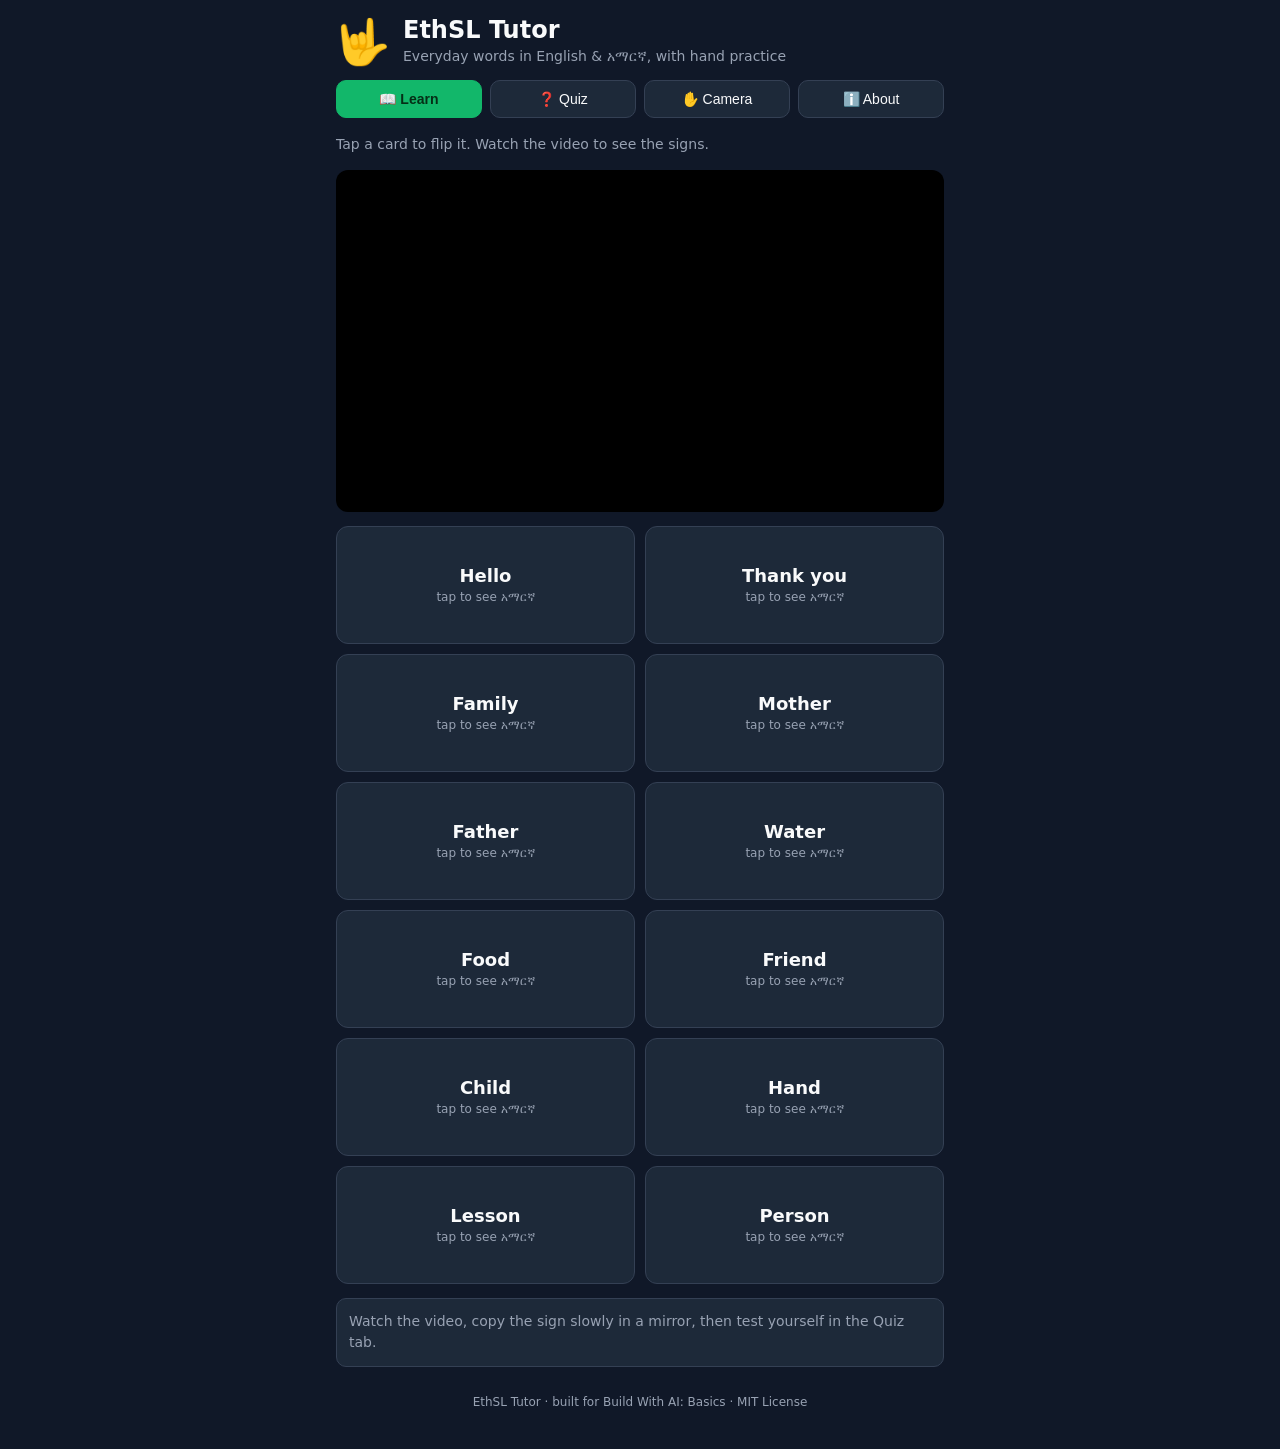
<file: index.html>
<!DOCTYPE html>
<html lang="en">
<head>
<meta charset="UTF-8" />
<meta name="viewport" content="width=device-width, initial-scale=1.0" />
<title>EthSL Tutor — Learn Ethiopian Sign Language Words</title>
<link rel="stylesheet" href="styles.css" />
</head>
<body>
<div class="app">
  <header>
    <div class="logo" aria-hidden="true">🤟</div>
    <div>
      <h1>EthSL Tutor</h1>
      <p class="tagline">Everyday words in English &amp; አማርኛ, with hand practice</p>
    </div>
  </header>

  <nav class="tabs" role="tablist" aria-label="App sections">
    <button role="tab" data-tab="learn" class="active">📖 Learn</button>
    <button role="tab" data-tab="quiz">❓ Quiz</button>
    <button role="tab" data-tab="camera">✋ Camera</button>
    <button role="tab" data-tab="about">ℹ️ About</button>
  </nav>

  <main>
    <!-- LEARN -->
    <section id="tab-learn" role="tabpanel">
      <p class="hint">Tap a card to flip it. Watch the video to see the signs.</p>
      <div class="video-wrap">
        <iframe src="https://www.youtube.com/embed/9ieSucEN-a4"
                title="EthSL sign language demo video"
                allow="accelerometer; autoplay; clipboard-write; encrypted-media; gyroscope; picture-in-picture"
                allowfullscreen></iframe>
      </div>
      <div class="cards" id="cards"></div>
      <p class="tip" id="practiceTip"></p>
    </section>

    <!-- QUIZ -->
    <section id="tab-quiz" role="tabpanel" hidden>
      <div id="quizStart">
        <p class="hint">10 questions. English ⇄ አማርኛ. No pressure — mistakes are how we learn.</p>
        <button class="big" id="quizBegin">Start quiz</button>
      </div>
      <div id="quizPlay" hidden>
        <p class="progress" id="quizProgress"></p>
        <h2 id="quizQ"></h2>
        <div class="options" id="quizOptions"></div>
        <p class="feedback" id="quizFeedback"></p>
      </div>
      <div id="quizEnd" hidden>
        <h2 id="quizScore"></h2>
        <p class="hint" id="quizPraise"></p>
        <button class="big" id="quizAgain">Try again</button>
      </div>
    </section>

    <!-- CAMERA -->
    <section id="tab-camera" role="tabpanel" hidden>
      <p class="hint">The app watches your hand and tells you if your hand shape is right. Nothing is recorded or sent anywhere — it all happens on your device.</p>
      <div class="seg" id="exerciseSeg" role="group" aria-label="Exercise">
        <button data-ex="palm" class="active">✋ Open palm</button>
        <button data-ex="fist">✊ Fist</button>
      </div>
      <div class="cam-wrap">
        <video id="camVideo" playsinline muted></video>
        <canvas id="camCanvas"></canvas>
      </div>
      <p class="cam-status" id="camStatus">Press Start camera, then show your hand.</p>
      <div class="cam-row">
        <button class="big" id="camStart">Start camera</button>
        <button class="big ghost" id="camStop" disabled>Stop</button>
      </div>
      <p class="hint">✅ Correct holds: <strong id="camWins">0</strong></p>
    </section>

    <!-- ABOUT -->
    <section id="tab-about" role="tabpanel" hidden>
      <h2>What is EthSL Tutor?</h2>
      <p>A small learning helper for hearing family members in Ethiopia who want to
         communicate with their Deaf loved ones. It teaches everyday words in
         English and Amharic, quizzes you, and lets you practice hand shapes with your camera.</p>
      <h2>Built by</h2>
      <p>Mintesnot Mathewos Mentamo, Hawassa, Ethiopia — founder of EthSL.</p>
      <h2>An honest note</h2>
      <p>Sign language is visual and varies by community. This app teaches words and
         hand-shape practice, but it cannot replace learning from a Deaf signer.
         Please verify every sign with a Deaf teacher in your community.</p>
      <h2>Privacy</h2>
      <p>The camera practice runs 100% on your device. No video is recorded, uploaded, or shared.</p>
    </section>
  </main>

  <footer>
    EthSL Tutor · built for Build With AI: Basics · MIT License
  </footer>
</div>
<script src="lessons.js"></script>
<script src="app.js"></script>
</body>
</html>
</file>
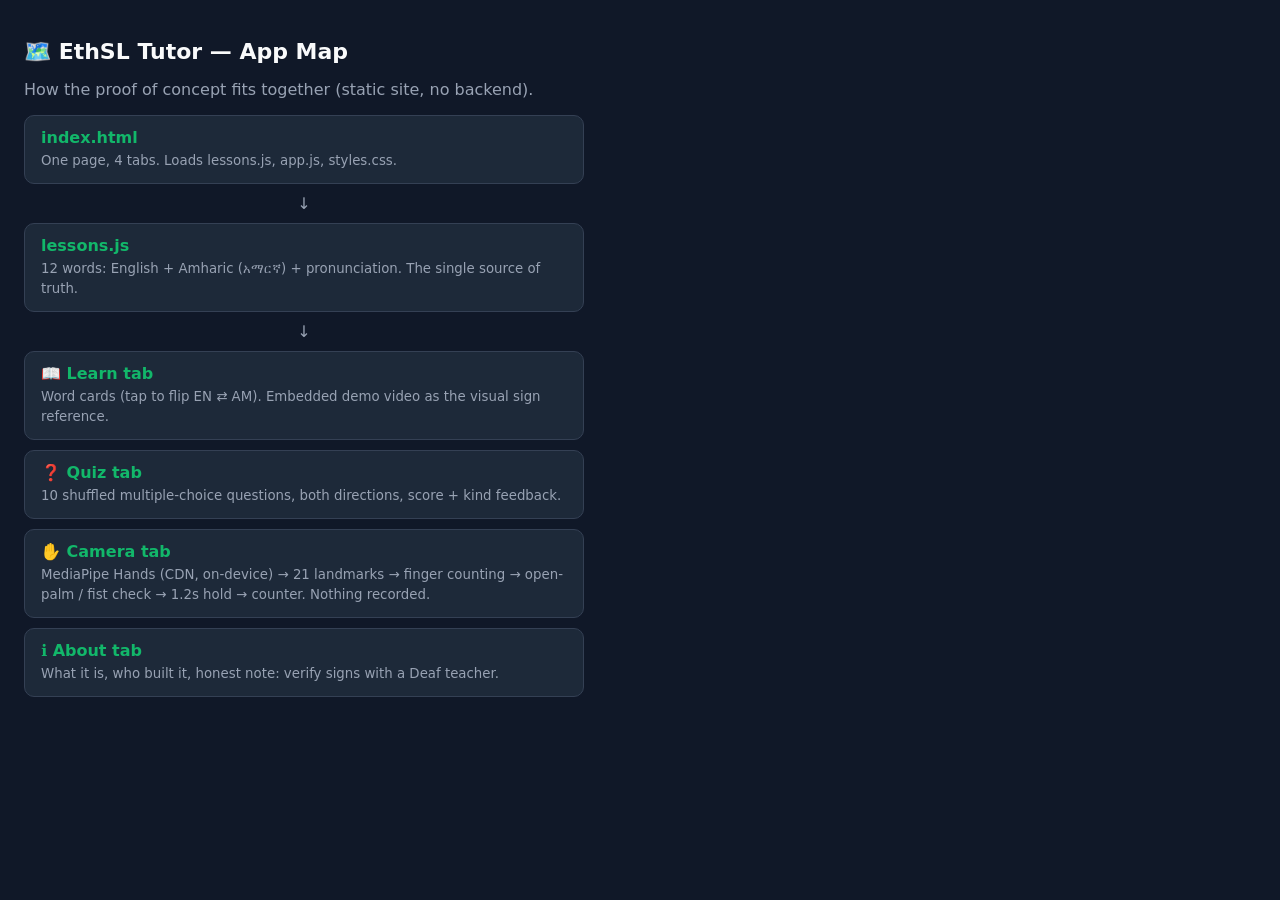
<file: devpost/app-map.html>
<!DOCTYPE html>
<html lang="en">
<head>
<meta charset="UTF-8" />
<meta name="viewport" content="width=device-width, initial-scale=1.0" />
<title>EthSL Tutor — App Map</title>
<style>
  body { font-family: system-ui, sans-serif; background: #101828; color: #f9fafb; margin: 0; padding: 24px; }
  h1 { font-size: 22px; } p.sub { color: #98a2b3; }
  .map { display: flex; flex-direction: column; gap: 10px; max-width: 560px; }
  .node { background: #1d2939; border: 1px solid #344054; border-radius: 10px; padding: 12px 16px; }
  .node b { color: #12b76a; } .node small { color: #98a2b3; display: block; margin-top: 4px; line-height: 1.5; }
  .arrow { text-align: center; color: #98a2b3; }
</style>
</head>
<body>
<h1>🗺️ EthSL Tutor — App Map</h1>
<p class="sub">How the proof of concept fits together (static site, no backend).</p>
<div class="map">
  <div class="node"><b>index.html</b><small>One page, 4 tabs. Loads lessons.js, app.js, styles.css.</small></div>
  <div class="arrow">↓</div>
  <div class="node"><b>lessons.js</b><small>12 words: English + Amharic (አማርኛ) + pronunciation. The single source of truth.</small></div>
  <div class="arrow">↓</div>
  <div class="node"><b>📖 Learn tab</b><small>Word cards (tap to flip EN ⇄ AM). Embedded demo video as the visual sign reference.</small></div>
  <div class="node"><b>❓ Quiz tab</b><small>10 shuffled multiple-choice questions, both directions, score + kind feedback.</small></div>
  <div class="node"><b>✋ Camera tab</b><small>MediaPipe Hands (CDN, on-device) → 21 landmarks → finger counting → open-palm / fist check → 1.2s hold → counter. Nothing recorded.</small></div>
  <div class="node"><b>ℹ️ About tab</b><small>What it is, who built it, honest note: verify signs with a Deaf teacher.</small></div>
</div>
</body>
</html>
</file>
<file: styles.css>
/* EthSL Tutor — simple, mobile-first, high-contrast. */
:root {
  --bg: #101828;
  --card: #1d2939;
  --ink: #f9fafb;
  --muted: #98a2b3;
  --accent: #12b76a;
  --accent-ink: #052e16;
  --warn: #f79009;
  --bad: #f04438;
  --line: #344054;
}
* { box-sizing: border-box; }
body {
  margin: 0;
  font-family: system-ui, -apple-system, "Segoe UI", Roboto, sans-serif;
  background: var(--bg);
  color: var(--ink);
}
.app { max-width: 640px; margin: 0 auto; padding: 16px 16px 40px; }
header { display: flex; gap: 12px; align-items: center; margin-bottom: 12px; }
.logo { font-size: 44px; }
h1 { margin: 0; font-size: 24px; }
.tagline { margin: 2px 0 0; color: var(--muted); font-size: 14px; }
h2 { font-size: 18px; margin: 18px 0 8px; }
p { line-height: 1.55; }
.hint { color: var(--muted); font-size: 14px; }
.tip {
  background: var(--card); border: 1px solid var(--line); border-radius: 10px;
  padding: 12px; font-size: 14px; color: var(--muted);
}

.tabs { display: flex; gap: 8px; margin-bottom: 16px; }
.tabs button {
  flex: 1; padding: 10px 4px; border-radius: 10px; border: 1px solid var(--line);
  background: var(--card); color: var(--ink); font-size: 14px; cursor: pointer;
}
.tabs button.active { background: var(--accent); color: var(--accent-ink); border-color: var(--accent); font-weight: 700; }

.video-wrap { position: relative; padding-top: 56.25%; border-radius: 12px; overflow: hidden; margin-bottom: 14px; background: #000; }
.video-wrap iframe { position: absolute; inset: 0; width: 100%; height: 100%; border: 0; }

.cards { display: grid; grid-template-columns: repeat(2, 1fr); gap: 10px; }
.card {
  background: var(--card); border: 1px solid var(--line); border-radius: 12px;
  padding: 16px 10px; text-align: center; cursor: pointer; min-height: 118px;
  display: flex; flex-direction: column; justify-content: center; gap: 4px;
}
.card .front-en { font-size: 18px; font-weight: 700; }
.card .front-hint { font-size: 12px; color: var(--muted); }
.card .back-am { font-size: 26px; font-weight: 700; }
.card .back-say { font-size: 13px; color: var(--muted); font-style: italic; }

button.big {
  display: inline-block; padding: 14px 28px; font-size: 17px; font-weight: 700;
  border-radius: 12px; border: 0; background: var(--accent); color: var(--accent-ink);
  cursor: pointer; margin: 6px 4px;
}
button.big.ghost { background: var(--card); color: var(--ink); border: 1px solid var(--line); }
button.big:disabled { opacity: 0.45; cursor: default; }

.progress { color: var(--muted); font-size: 14px; }
.options { display: grid; gap: 10px; margin-top: 12px; }
.options button {
  padding: 14px; font-size: 18px; border-radius: 12px; border: 1px solid var(--line);
  background: var(--card); color: var(--ink); cursor: pointer; text-align: center;
}
.options button.correct { background: var(--accent); border-color: var(--accent); color: var(--accent-ink); font-weight: 700; }
.options button.wrong { background: var(--bad); border-color: var(--bad); color: #fff; }
.options button:disabled { cursor: default; }
.feedback { min-height: 28px; font-size: 16px; font-weight: 600; }
.feedback.good { color: var(--accent); }
.feedback.bad { color: var(--warn); }

.seg { display: flex; gap: 8px; margin: 12px 0; }
.seg button {
  flex: 1; padding: 12px; border-radius: 10px; border: 1px solid var(--line);
  background: var(--card); color: var(--ink); font-size: 16px; cursor: pointer;
}
.seg button.active { background: var(--accent); color: var(--accent-ink); border-color: var(--accent); font-weight: 700; }

.cam-wrap { position: relative; border-radius: 12px; overflow: hidden; background: #000; aspect-ratio: 4 / 3; }
.cam-wrap video, .cam-wrap canvas { position: absolute; inset: 0; width: 100%; height: 100%; object-fit: cover; }
.cam-wrap video { transform: scaleX(-1); } /* mirror selfie view */
.cam-status { font-size: 16px; font-weight: 600; min-height: 28px; }
.cam-status.ok { color: var(--accent); }
.cam-row { display: flex; gap: 8px; }

footer { margin-top: 28px; color: var(--muted); font-size: 12px; text-align: center; }
</file>
